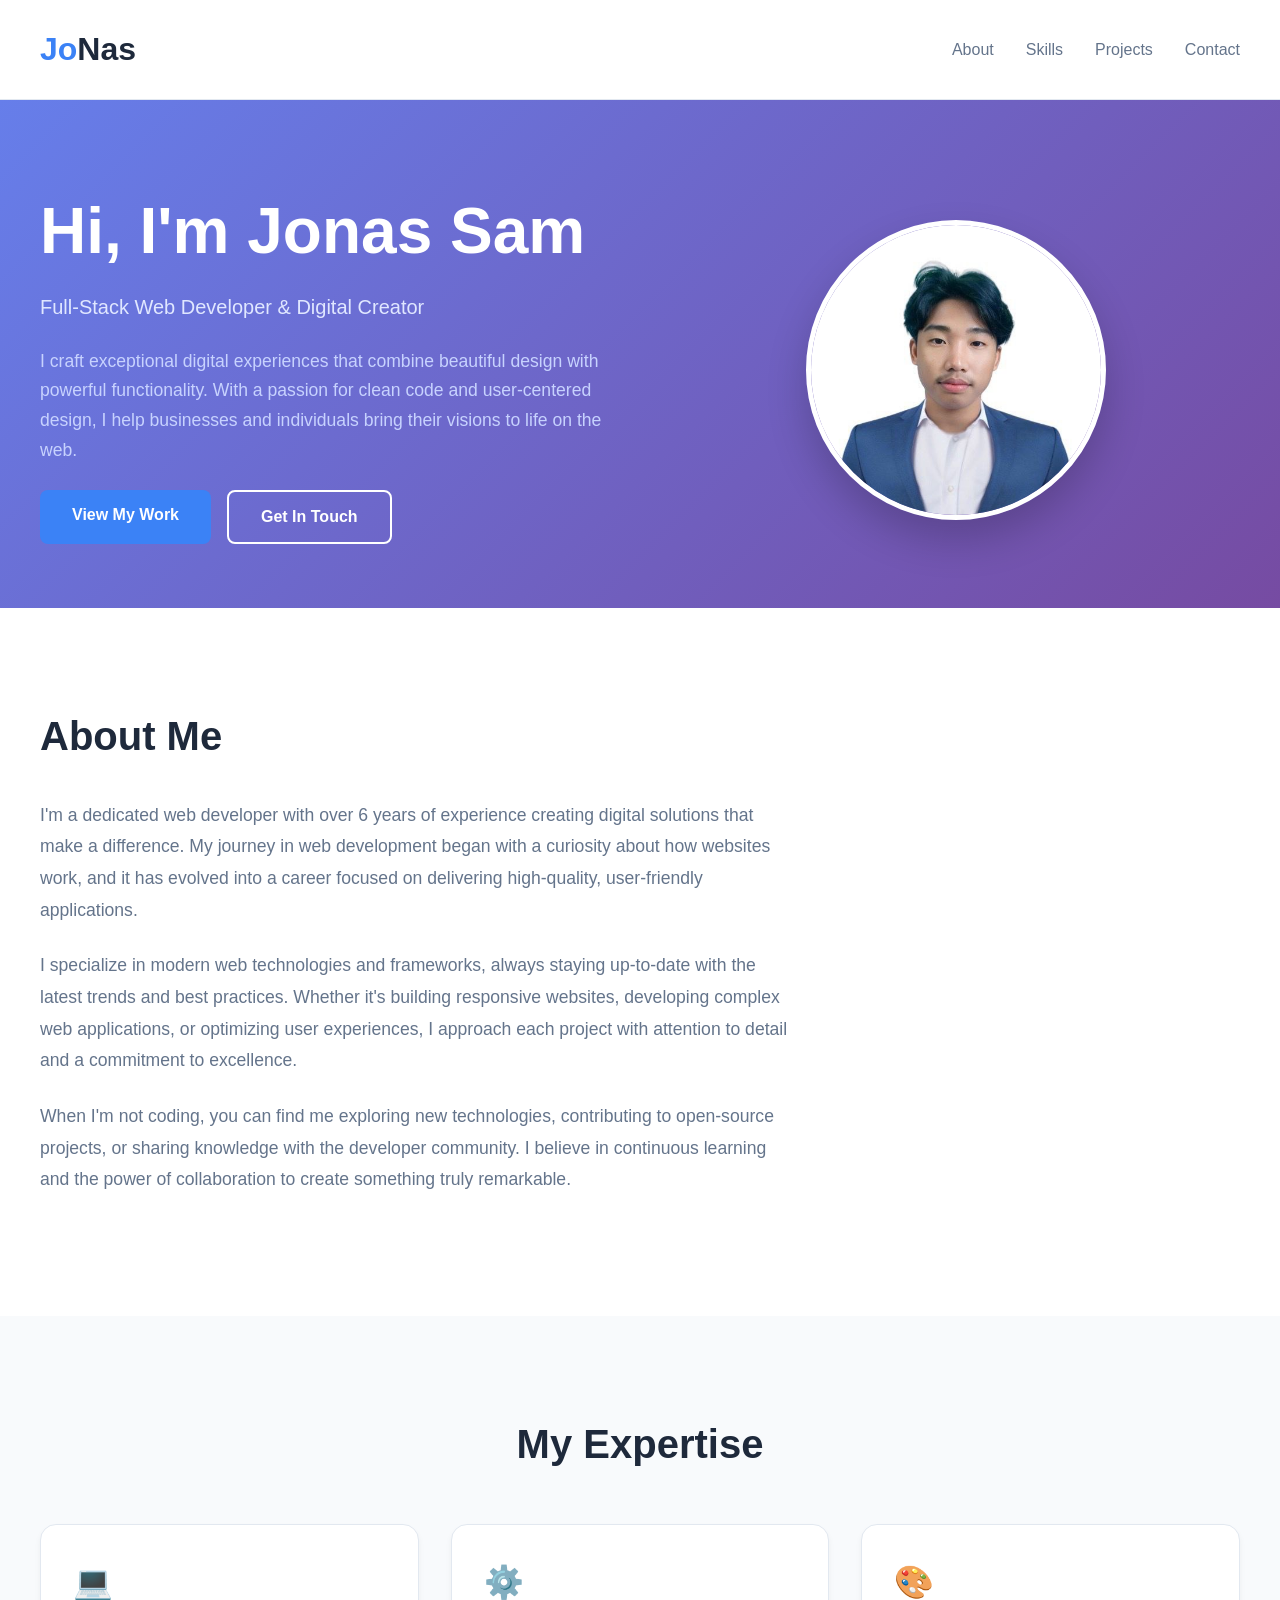
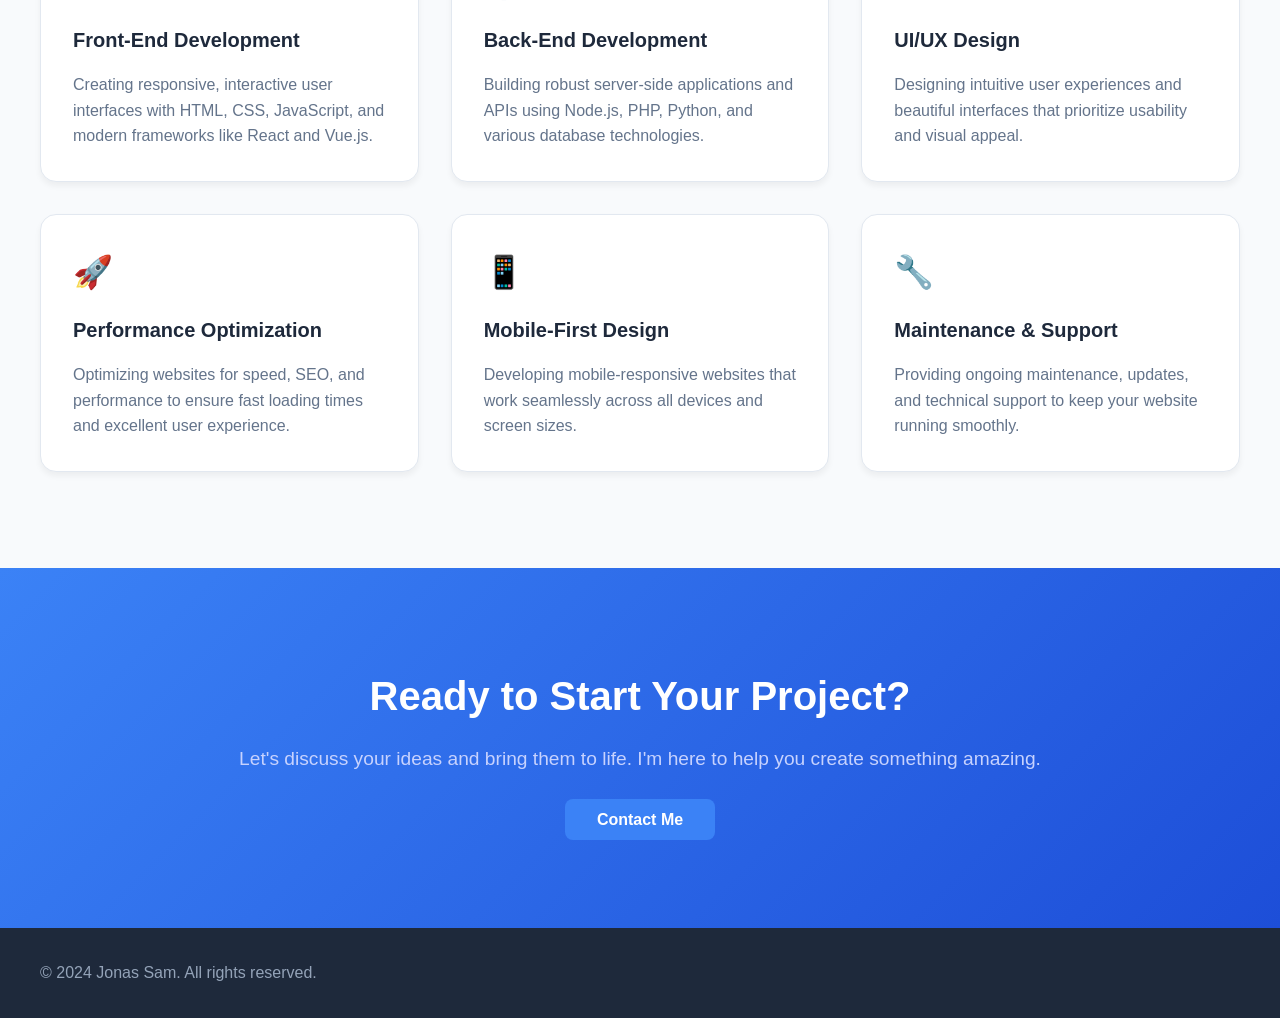
<file: index.html>
﻿<!DOCTYPE html>
<html lang="en">

<head>
    <meta charset="UTF-8">
    <meta name="viewport" content="width=device-width, initial-scale=1.0">
    <title>About | Jonas Sam Portfolio</title>
    <link rel="stylesheet" href="https://cdn.jsdelivr.net/npm/bootstrap-icons@1.11.3/font/bootstrap-icons.min.css">
    <link rel="stylesheet" href="style.css">
    <style>
        body {
            font-family: "Inter", sans-serif;
            background: #f8fafc;
            color: #1e293b;
            line-height: 1.6;
        }

        .page-container {
            min-height: 100vh;
            display: flex;
            flex-direction: column;
        }

        .site-header {
            padding: 1.5rem 1rem;
            background: #ffffff;
            border-bottom: 1px solid #e2e8f0;
            box-shadow: 0 1px 3px rgba(0, 0, 0, 0.1);
        }

        .site-header .header-inner {
            max-width: 1200px;
            margin: 0 auto;
            display: flex;
            justify-content: space-between;
            align-items: center;
        }

        .logo {
            font-size: 2rem;
            font-weight: 700;
            color: #1e293b;
            text-decoration: none;
        }

        .logo-highlight {
            color: #3b82f6;
            border: none;
        }

        .nav {
            display: flex;
            gap: 2rem;
        }

        .nav a {
            color: #64748b;
            text-decoration: none;
            font-weight: 500;
            transition: color 0.2s;
        }

        .nav a:hover {
            color: #3b82f6;
        }

        .hero-section {
            padding: 6rem 1rem 4rem;
            background: linear-gradient(135deg, #667eea 0%, #764ba2 100%);
            color: white;
        }

        .hero-container {
            max-width: 1200px;
            margin: 0 auto;
        }

        .hero-content {
            display: grid;
            grid-template-columns: 1fr 1fr;
            gap: 4rem;
            align-items: center;
        }

        .hero-text {
            display: grid;
            gap: 1.5rem;
        }

        .hero-title {
            font-size: clamp(2.5rem, 5vw, 4rem);
            font-weight: 700;
            margin: 0;
            line-height: 1.1;
        }

        .hero-subtitle {
            font-size: 1.25rem;
            color: #e0e7ff;
            margin: 0;
            font-weight: 300;
        }

        .hero-description {
            font-size: 1.1rem;
            line-height: 1.7;
            margin: 0;
            color: #c7d2fe;
        }

        .hero-cta {
            display: flex;
            gap: 1rem;
            flex-wrap: wrap;
        }

        .btn-primary {
            background: #3b82f6;
            color: white;
            padding: 0.75rem 2rem;
            border-radius: 0.5rem;
            text-decoration: none;
            font-weight: 600;
            transition: background 0.2s;
        }

        .btn-primary:hover {
            background: #2563eb;
        }

        .btn-secondary {
            background: transparent;
            color: white;
            padding: 0.75rem 2rem;
            border: 2px solid white;
            border-radius: 0.5rem;
            text-decoration: none;
            font-weight: 600;
            transition: all 0.2s;
        }

        .btn-secondary:hover {
            background: white;
            color: #667eea;
        }

        .hero-image {
            display: flex;
            justify-content: center;
        }

        .image-container {
            width: 300px;
            height: 300px;
            border-radius: 50%;
            overflow: hidden;
            border: 5px solid white;
            box-shadow: 0 20px 40px rgba(0, 0, 0, 0.2);
        }

        .profile-img {
            width: 100%;
            height: 100%;
            object-fit: cover;
        }

        .about-section {
            padding: 6rem 1rem;
            background: white;
        }

        .container {
            max-width: 1200px;
            margin: 0 auto;
        }

        .about-grid {
            display: grid;
            grid-template-columns: 2fr 1fr;
            gap: 4rem;
            align-items: start;
        }

        .about-content h2 {
            font-size: 2.5rem;
            margin-bottom: 2rem;
            color: #1e293b;
        }

        .about-content p {
            font-size: 1.1rem;
            line-height: 1.8;
            margin-bottom: 1.5rem;
            color: #64748b;
        }

        .expertise-section {
            padding: 6rem 1rem;
            background: #f8fafc;
        }

        .expertise-section h2 {
            text-align: center;
            font-size: 2.5rem;
            margin-bottom: 3rem;
            color: #1e293b;
        }

        .expertise-grid {
            display: grid;
            grid-template-columns: repeat(auto-fit, minmax(300px, 1fr));
            gap: 2rem;
        }

        .expertise-card {
            background: white;
            padding: 2rem;
            border-radius: 1rem;
            box-shadow: 0 4px 6px rgba(0, 0, 0, 0.05);
            border: 1px solid #e2e8f0;
            transition: transform 0.2s, box-shadow 0.2s;
        }

        .expertise-card:hover {
            transform: translateY(-5px);
            box-shadow: 0 10px 20px rgba(0, 0, 0, 0.1);
        }

        .expertise-icon {
            font-size: 2rem;
            margin-bottom: 1rem;
        }

        .expertise-card h3 {
            font-size: 1.25rem;
            margin-bottom: 1rem;
            color: #1e293b;
        }

        .expertise-card p {
            color: #64748b;
            line-height: 1.6;
        }

        .cta-section {
            padding: 6rem 1rem;
            background: linear-gradient(135deg, #3b82f6 0%, #1d4ed8 100%);
            color: white;
            text-align: center;
        }

        .cta-content h2 {
            font-size: 2.5rem;
            margin-bottom: 1rem;
        }

        .cta-content p {
            font-size: 1.2rem;
            margin-bottom: 2rem;
            color: #c7d2fe;
        }

        .footer-section {
            padding: 2rem 1rem;
            background: #1e293b;
            color: #94a3b8;
        }

        .footer-wrapper {
            max-width: 1200px;
            margin: 0 auto;
            text-align: center;
        }

        .footer-copy {
            margin: 0;
        }

        @media (max-width: 768px) {
            .hero-content {
                grid-template-columns: 1fr;
                text-align: center;
                gap: 2rem;
            }

            .about-grid {
                grid-template-columns: 1fr;
                gap: 2rem;
            }

            .hero-cta {
                justify-content: center;
            }

            .stats-grid {
                grid-template-columns: 1fr;
            }
        }
    </style>
</head>

<body>
    <div class="page-container">
        <header class="site-header">
            <div class="header-inner">
                <a href="index.html" class="logo"><span class="logo-highlight">Jo</span>Nas</a>
                <nav class="nav">
                    <a href="index.html">About</a>
                    <a href="skills.html">Skills</a>
                    <a href="projects.html">Projects</a>
                    <a href="contact.html">Contact</a>
                </nav>
            </div>
        </header>

        <main>
            <section class="hero-section">
                <div class="hero-container">
                    <div class="hero-content">
                        <div class="hero-text">
                            <h1 class="hero-title">Hi, I'm Jonas Sam</h1>
                            <p class="hero-subtitle">Full-Stack Web Developer & Digital Creator</p>
                            <p class="hero-description">I craft exceptional digital experiences that combine beautiful design with powerful functionality. With a passion for clean code and user-centered design, I help businesses and individuals bring their visions to life on the web.</p>
                            <div class="hero-cta">
                                <a href="projects.html" class="btn-primary">View My Work</a>
                                <a href="contact.html" class="btn-secondary">Get In Touch</a>
                            </div>
                        </div>
                        <div class="hero-image">
                            <div class="image-container">
                                <img src="jonasSam.jpg" alt="Jonas Sam - Web Developer" class="profile-img">
                            </div>
                        </div>
                    </div>
                </div>
            </section>

            <section class="about-section">
                <div class="container">
                    <div class="about-grid">
                        <div class="about-content">
                            <h2>About Me</h2>
                            <p>I'm a dedicated web developer with over 6 years of experience creating digital solutions that make a difference. My journey in web development began with a curiosity about how websites work, and it has evolved into a career focused on delivering high-quality, user-friendly applications.</p>
                            <p>I specialize in modern web technologies and frameworks, always staying up-to-date with the latest trends and best practices. Whether it's building responsive websites, developing complex web applications, or optimizing user experiences, I approach each project with attention to detail and a commitment to excellence.</p>
                            <p>When I'm not coding, you can find me exploring new technologies, contributing to open-source projects, or sharing knowledge with the developer community. I believe in continuous learning and the power of collaboration to create something truly remarkable.</p>
                        </div>
                    </div>
                </div>
            </section>

            <section class="expertise-section">
                <div class="container">
                    <h2>My Expertise</h2>
                    <div class="expertise-grid">
                        <div class="expertise-card">
                            <div class="expertise-icon">💻</div>
                            <h3>Front-End Development</h3>
                            <p>Creating responsive, interactive user interfaces with HTML, CSS, JavaScript, and modern frameworks like React and Vue.js.</p>
                        </div>
                        <div class="expertise-card">
                            <div class="expertise-icon">⚙️</div>
                            <h3>Back-End Development</h3>
                            <p>Building robust server-side applications and APIs using Node.js, PHP, Python, and various database technologies.</p>
                        </div>
                        <div class="expertise-card">
                            <div class="expertise-icon">🎨</div>
                            <h3>UI/UX Design</h3>
                            <p>Designing intuitive user experiences and beautiful interfaces that prioritize usability and visual appeal.</p>
                        </div>
                        <div class="expertise-card">
                            <div class="expertise-icon">🚀</div>
                            <h3>Performance Optimization</h3>
                            <p>Optimizing websites for speed, SEO, and performance to ensure fast loading times and excellent user experience.</p>
                        </div>
                        <div class="expertise-card">
                            <div class="expertise-icon">📱</div>
                            <h3>Mobile-First Design</h3>
                            <p>Developing mobile-responsive websites that work seamlessly across all devices and screen sizes.</p>
                        </div>
                        <div class="expertise-card">
                            <div class="expertise-icon">🔧</div>
                            <h3>Maintenance & Support</h3>
                            <p>Providing ongoing maintenance, updates, and technical support to keep your website running smoothly.</p>
                        </div>
                    </div>
                </div>
            </section>

            <section class="cta-section">
                <div class="container">
                    <div class="cta-content">
                        <h2>Ready to Start Your Project?</h2>
                        <p>Let's discuss your ideas and bring them to life. I'm here to help you create something amazing.</p>
                        <a href="contact.html" class="btn-primary">Contact Me</a>
                    </div>
                </div>
            </section>
        </main>

        <footer class="footer-section">
            <div class="footer-wrapper">
                <div class="footer-copy">© 2024 Jonas Sam. All rights reserved.</div>
            </div>
        </footer>
    </div>
</body>

</html>
</file>
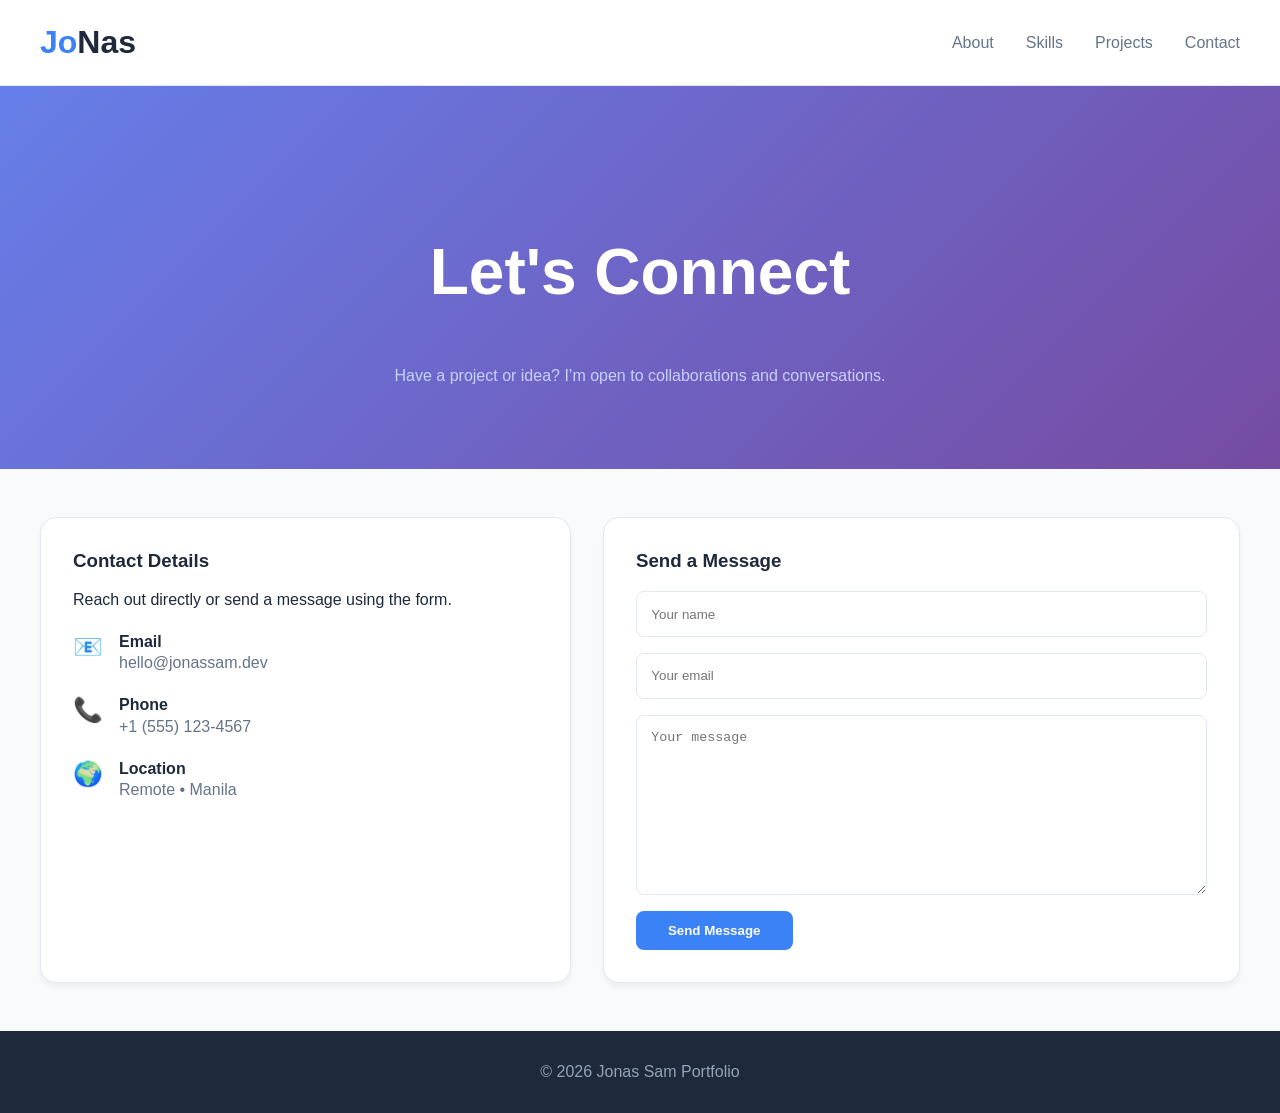
<file: contact.html>
<!DOCTYPE html>
<html lang="en">

<head>
    <meta charset="UTF-8">
    <meta name="viewport" content="width=device-width, initial-scale=1.0">
    <title>Contact | Jonas Sam Portfolio</title>

    <link rel="stylesheet" href="https://cdn.jsdelivr.net/npm/bootstrap-icons@1.11.3/font/bootstrap-icons.min.css">

    <style>
        body {
            font-family: "Inter", sans-serif;
            background: #f8fafc;
            color: #1e293b;
            margin: 0;
        }

        /* HEADER */
        .site-header {
            padding: 1.5rem 1rem;
            background: #ffffff;
            border-bottom: 1px solid #e2e8f0;
            box-shadow: 0 1px 3px rgba(0, 0, 0, 0.1);
        }

        .header-inner {
            max-width: 1200px;
            margin: 0 auto;
            display: flex;
            justify-content: space-between;
            align-items: center;
        }

        .logo {
            font-size: 2rem;
            font-weight: 700;
            color: #1e293b;
            text-decoration: none;
        }

        .logo-highlight {
            color: #3b82f6;
        }

        .nav {
            display: flex;
            gap: 2rem;
        }

        .nav a {
            color: #64748b;
            text-decoration: none;
            font-weight: 500;
        }

        .nav a:hover {
            color: #3b82f6;
        }

        /* HERO */
        .hero-section {
            padding: 6rem 1rem 4rem;
            background: linear-gradient(135deg, #667eea 0%, #764ba2 100%);
            color: white;
            text-align: center;
        }

        .hero-inner {
            max-width: 900px;
            margin: 0 auto;
        }

        .hero-title {
            font-size: clamp(2.5rem, 5vw, 4rem);
            font-weight: 700;
        }

        .hero-copy {
            color: #c7d2fe;
            line-height: 1.7;
            margin-top: 1rem;
        }

        /* CONTACT SECTION */
        .container {
            max-width: 1200px;
            margin: 0 auto;
            padding: 3rem 1rem;
        }

        .contact-grid {
            display: grid;
            gap: 2rem;
        }

        .contact-card,
        .contact-form-card {
            background: white;
            border-radius: 1rem;
            border: 1px solid #e2e8f0;
            padding: 2rem;
            box-shadow: 0 4px 6px rgba(0, 0, 0, 0.05);
            transition: 0.2s;
        }

        .contact-card:hover,
        .contact-form-card:hover {
            transform: translateY(-5px);
            box-shadow: 0 10px 20px rgba(0, 0, 0, 0.1);
        }

        .contact-card h3,
        .contact-form-card h3 {
            margin-top: 0;
        }

        .contact-item {
            display: flex;
            gap: 1rem;
            margin-top: 1.5rem;
        }

        .contact-item span {
            font-size: 1.5rem;
        }

        .contact-item-details h4 {
            margin: 0;
        }

        .contact-item-details p {
            margin: 0.2rem 0 0;
            color: #64748b;
        }

        /* FORM */
        .contact-form {
            display: grid;
            gap: 1rem;
        }

        .contact-form input,
        .contact-form textarea {
            padding: 0.9rem;
            border-radius: 0.5rem;
            border: 1px solid #e2e8f0;
        }

        .contact-form textarea {
            min-height: 150px;
        }

        /* BUTTON (same system) */
        .btn-primary {
            background: #3b82f6;
            color: white;
            padding: 0.75rem 2rem;
            border-radius: 0.5rem;
            border: none;
            font-weight: 600;
            cursor: pointer;
            width: fit-content;
        }

        .btn-primary:hover {
            background: #2563eb;
        }

        /* FOOTER */
        .footer-section {
            padding: 2rem;
            background: #1e293b;
            color: #94a3b8;
            text-align: center;
        }

        /* RESPONSIVE */
        @media (min-width: 992px) {
            .contact-grid {
                grid-template-columns: 1fr 1.2fr;
            }
        }
    </style>
</head>

<body>

    <!-- HEADER -->
    <header class="site-header">
        <div class="header-inner">
            <a href="index.html" class="logo"><span class="logo-highlight">Jo</span>Nas</a>
            <nav class="nav">
                <a href="index.html">About</a>
                <a href="skills.html">Skills</a>
                <a href="projects.html">Projects</a>
                <a href="contact.html">Contact</a>
            </nav>
        </div>
    </header>

    <!-- HERO -->
    <section class="hero-section">
        <div class="hero-inner">
            <h1 class="hero-title">Let's Connect</h1>
            <p class="hero-copy">Have a project or idea? I’m open to collaborations and conversations.</p>
        </div>
    </section>

    <!-- CONTACT -->
    <div class="container">
        <div class="contact-grid">

            <!-- INFO -->
            <div class="contact-card">
                <h3>Contact Details</h3>
                <p>Reach out directly or send a message using the form.</p>

                <div class="contact-item">
                    <span>📧</span>
                    <div class="contact-item-details">
                        <h4>Email</h4>
                        <p>hello@jonassam.dev</p>
                    </div>
                </div>

                <div class="contact-item">
                    <span>📞</span>
                    <div class="contact-item-details">
                        <h4>Phone</h4>
                        <p>+1 (555) 123-4567</p>
                    </div>
                </div>

                <div class="contact-item">
                    <span>🌍</span>
                    <div class="contact-item-details">
                        <h4>Location</h4>
                        <p>Remote • Manila</p>
                    </div>
                </div>
            </div>

            <!-- FORM -->
            <div class="contact-form-card">
                <h3>Send a Message</h3>

                <form class="contact-form">
                    <input type="text" placeholder="Your name">
                    <input type="email" placeholder="Your email">
                    <textarea placeholder="Your message"></textarea>
                    <button class="btn-primary">Send Message</button>
                </form>
            </div>

        </div>
    </div>

    <!-- FOOTER -->
    <footer class="footer-section">
        © 2026 Jonas Sam Portfolio
    </footer>

</body>

</html>
</file>
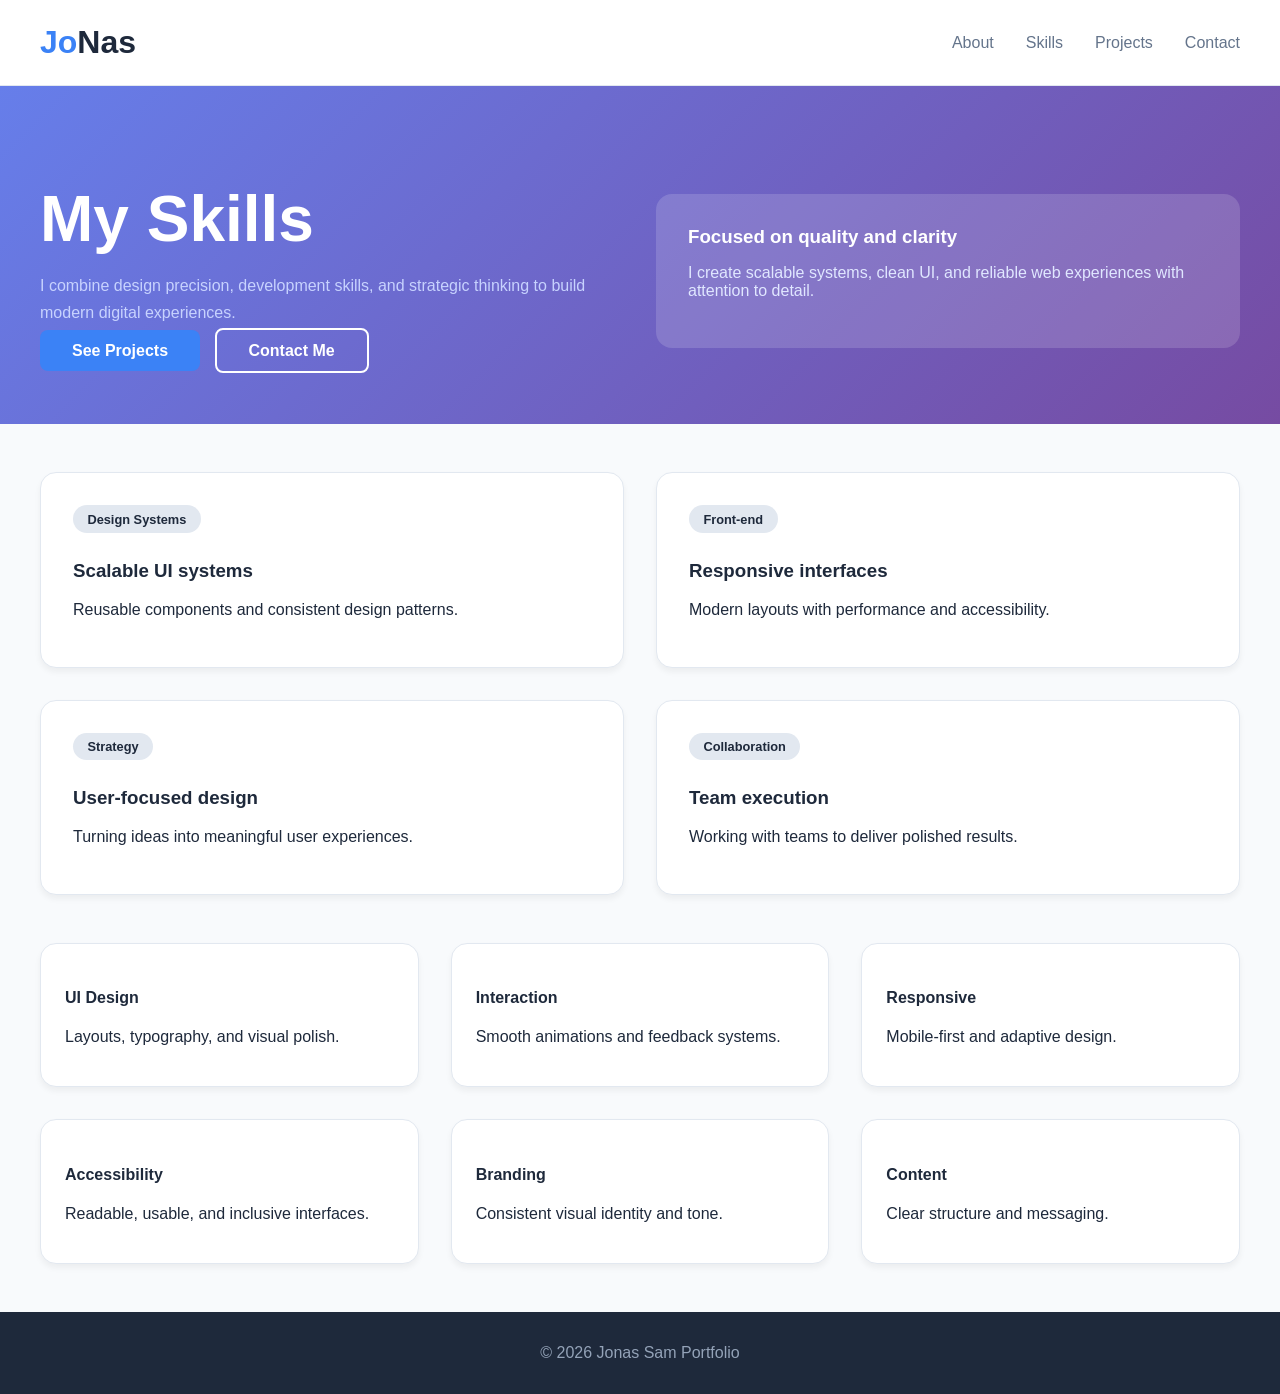
<file: skills.html>
<!DOCTYPE html>
<html lang="en">

<head>
    <meta charset="UTF-8">
    <meta name="viewport" content="width=device-width, initial-scale=1.0">
    <title>Skills | Jonas Sam Portfolio</title>

    <link rel="stylesheet" href="https://cdn.jsdelivr.net/npm/bootstrap-icons@1.11.3/font/bootstrap-icons.min.css">

    <style>
        body {
            font-family: "Inter", sans-serif;
            background: #f8fafc;
            color: #1e293b;
            margin: 0;
        }

        /* HEADER (same as About) */
        .site-header {
            padding: 1.5rem 1rem;
            background: #ffffff;
            border-bottom: 1px solid #e2e8f0;
            box-shadow: 0 1px 3px rgba(0, 0, 0, 0.1);
        }

        .header-inner {
            max-width: 1200px;
            margin: 0 auto;
            display: flex;
            justify-content: space-between;
            align-items: center;
        }

        .logo {
            font-size: 2rem;
            font-weight: 700;
            color: #1e293b;
            text-decoration: none;
        }

        .logo-highlight {
            color: #3b82f6;
        }

        .nav {
            display: flex;
            gap: 2rem;
        }

        .nav a {
            color: #64748b;
            text-decoration: none;
            font-weight: 500;
        }

        .nav a:hover {
            color: #3b82f6;
        }

        /* HERO (match About) */
        .hero-section {
            padding: 6rem 1rem 4rem;
            background: linear-gradient(135deg, #667eea 0%, #764ba2 100%);
            color: white;
        }

        .hero-inner {
            max-width: 1200px;
            margin: 0 auto;
            display: grid;
            gap: 2rem;
        }

        .hero-title {
            font-size: clamp(2.5rem, 5vw, 4rem);
            font-weight: 700;
            margin: 0;
        }

        .hero-copy {
            color: #c7d2fe;
            line-height: 1.7;
        }

        .hero-actions {
            margin-top: 1rem;
        }

        /* BUTTONS */
        .btn-primary {
            background: #3b82f6;
            color: white;
            padding: 0.75rem 2rem;
            border-radius: 0.5rem;
            text-decoration: none;
            font-weight: 600;
            margin-right: 10px;
        }

        .btn-secondary {
            background: transparent;
            color: white;
            border: 2px solid white;
            padding: 0.75rem 2rem;
            border-radius: 0.5rem;
            text-decoration: none;
            font-weight: 600;
        }

        .btn-secondary:hover {
            background: white;
            color: #667eea;
        }

        /* HERO CARD */
        .hero-card {
            background: rgba(255, 255, 255, 0.15);
            border-radius: 1rem;
            padding: 2rem;
        }

        .hero-card h3 {
            margin: 0 0 0.5rem;
        }

        .hero-card p {
            color: #e0e7ff;
        }

        /* MAIN CONTENT */
        .container {
            max-width: 1200px;
            margin: 0 auto;
            padding: 3rem 1rem;
        }

        /* SKILL PANELS */
        .main-skill-grid {
            display: grid;
            gap: 2rem;
        }

        .skill-panel {
            background: white;
            border-radius: 1rem;
            border: 1px solid #e2e8f0;
            padding: 2rem;
            box-shadow: 0 4px 6px rgba(0, 0, 0, 0.05);
            transition: 0.2s;
        }

        .skill-panel:hover {
            transform: translateY(-5px);
            box-shadow: 0 10px 20px rgba(0, 0, 0, 0.1);
        }

        .skill-tag {
            display: inline-block;
            background: #e2e8f0;
            padding: 0.4rem 0.9rem;
            border-radius: 999px;
            font-size: 0.8rem;
            font-weight: 600;
            margin-bottom: 0.5rem;
        }

        /* CATEGORY GRID */
        .skill-category-grid {
            display: grid;
            gap: 2rem;
            margin-top: 3rem;
        }

        .skill-category-card {
            background: white;
            border-radius: 1rem;
            border: 1px solid #e2e8f0;
            padding: 1.5rem;
            box-shadow: 0 4px 6px rgba(0, 0, 0, 0.05);
            transition: 0.2s;
        }

        .skill-category-card:hover {
            transform: translateY(-5px);
            box-shadow: 0 10px 20px rgba(0, 0, 0, 0.1);
        }

        /* FOOTER */
        .footer-section {
            padding: 2rem;
            background: #1e293b;
            color: #94a3b8;
            text-align: center;
        }

        /* RESPONSIVE */
        @media (min-width: 900px) {
            .hero-inner {
                grid-template-columns: 1fr 1fr;
                align-items: center;
            }

            .main-skill-grid {
                grid-template-columns: repeat(2, 1fr);
            }

            .skill-category-grid {
                grid-template-columns: repeat(3, 1fr);
            }
        }
    </style>
</head>

<body>

    <!-- HEADER -->
    <header class="site-header">
        <div class="header-inner">
            <a href="index.html" class="logo"><span class="logo-highlight">Jo</span>Nas</a>
            <nav class="nav">
                <a href="index.html">About</a>
                <a href="skills.html">Skills</a>
                <a href="projects.html">Projects</a>
                <a href="contact.html">Contact</a>
            </nav>
        </div>
    </header>

    <!-- HERO -->
    <section class="hero-section">
        <div class="hero-inner">
            <div>
                <h1 class="hero-title">My Skills</h1>
                <p class="hero-copy">I combine design precision, development skills, and strategic thinking to build
                    modern digital experiences.</p>
                <div class="hero-actions">
                    <a href="projects.html" class="btn-primary">See Projects</a>
                    <a href="contact.html" class="btn-secondary">Contact Me</a>
                </div>
            </div>

            <div class="hero-card">
                <h3>Focused on quality and clarity</h3>
                <p>I create scalable systems, clean UI, and reliable web experiences with attention to detail.</p>
            </div>
        </div>
    </section>

    <!-- CONTENT -->
    <div class="container">

        <div class="main-skill-grid">
            <div class="skill-panel">
                <span class="skill-tag">Design Systems</span>
                <h3>Scalable UI systems</h3>
                <p>Reusable components and consistent design patterns.</p>
            </div>

            <div class="skill-panel">
                <span class="skill-tag">Front-end</span>
                <h3>Responsive interfaces</h3>
                <p>Modern layouts with performance and accessibility.</p>
            </div>

            <div class="skill-panel">
                <span class="skill-tag">Strategy</span>
                <h3>User-focused design</h3>
                <p>Turning ideas into meaningful user experiences.</p>
            </div>

            <div class="skill-panel">
                <span class="skill-tag">Collaboration</span>
                <h3>Team execution</h3>
                <p>Working with teams to deliver polished results.</p>
            </div>
        </div>

        <div class="skill-category-grid">
            <div class="skill-category-card">
                <h4>UI Design</h4>
                <p>Layouts, typography, and visual polish.</p>
            </div>

            <div class="skill-category-card">
                <h4>Interaction</h4>
                <p>Smooth animations and feedback systems.</p>
            </div>

            <div class="skill-category-card">
                <h4>Responsive</h4>
                <p>Mobile-first and adaptive design.</p>
            </div>

            <div class="skill-category-card">
                <h4>Accessibility</h4>
                <p>Readable, usable, and inclusive interfaces.</p>
            </div>

            <div class="skill-category-card">
                <h4>Branding</h4>
                <p>Consistent visual identity and tone.</p>
            </div>

            <div class="skill-category-card">
                <h4>Content</h4>
                <p>Clear structure and messaging.</p>
            </div>
        </div>

    </div>

    <!-- FOOTER -->
    <footer class="footer-section">
        © 2026 Jonas Sam Portfolio
    </footer>

</body>

</html>
</file>
<file: style.css>
* {
    padding: 0;
    margin: 0;
    box-sizing: border-box;
}

body {
    width: 100vw;
}

body::-webkit-scrollbar {
    display: none;
}

.title {
    font-weight: bold;
    color: black;
}

/* underline link inside title */
.title a {
    text-decoration: underline;
    color: inherit;
}

.home-btn {
    margin-top: 1rem;
    /* mt-4 */
    background-color: white;
    padding: 0.5rem 1.5rem;
    /* py-2 px-6 */
    border-radius: 0.25rem;
    color: black;
    font-weight: bold;
    text-decoration: none;
}

@media (min-width: 768px) {
    .headache {
        flex-direction: row;
        align-items: center;
    }

    .home-btn {
        margin-top: 0;
        margin-left: auto;
    }
}

.header {
    padding: 1.5rem 1rem;
    background: #ffffff;
    border-bottom: 1px solid #e5e7eb;
}

.container1 {
    width: 100%;
    max-width: 1280px;
    margin: 0 auto;
}

.header-inner {
    display: flex;
    justify-content: space-between;
    align-items: center;
    gap: 1.5rem;
    flex-wrap: wrap;
}

.logo {
    font-weight: 700;
    font-size: 2rem;
    text-decoration: none;
    color: #111827;
}

.logo-highlight {
    border-bottom: 4px solid #111827;
}

.right-section {
    display: flex;
    align-items: center;
    gap: 1.5rem;
    flex-wrap: wrap;
    justify-content: flex-end;
}

.nav {
    display: flex;
    flex-wrap: wrap;
    gap: 1rem;
    align-items: center;
}

.nav a {
    text-decoration: none;
    color: #111827;
    font-weight: 600;
}

.nav a:hover {
    color: #1f2937;
}

.btn {
    display: inline-flex;
    align-items: center;
    justify-content: center;
    padding: 0.9rem 1.75rem;
    border-radius: 999px;
    text-decoration: none;
    border: 1px solid transparent;
    transition: transform 0.2s ease, background-color 0.2s ease, color 0.2s ease;
}

.btn:hover {
    transform: translateY(-1px);
}

.btn-primary {
    background: #111827;
    color: white;
}

.btn-secondary {
    background: #f8fafc;
    color: #111827;
    border-color: #d1d5db;
}

/* Responsive (lg:flex equivalent) */
@media (min-width: 1024px) {
    .nav {
        display: flex;
    }

    .divider {
        display: block;
    }
}

.profile-section {
    padding: 1rem;
    padding-top: 2.5rem;
    padding-bottom: 2.5rem;
}

.container {
    width: 100%;
    max-width: 1280px;
    margin: 0 auto;
}

.profile-content {
    display: flex;
    flex-direction: column;
    gap: 2.5rem;
    align-items: center;
    text-align: center;
}

.profile-title {
    opacity: 0;
    animation: holdUp 0.8s ease forwards;
    font-size: 1.5rem;
    line-height: 2rem;
}

@keyframes holdUp {
    from {
        opacity: 0;
        transform: translateY(30px);
    }

    to {
        opacity: 1;
        transform: translateY(0);
    }
}

.profile-subtitle {
    display: block;
    color: #9ca3af;
    padding-top: 1rem;
}

.profile-buttons {
    opacity: 0;
    animation: holdUp 0.8s ease forwards;
    animation-delay: 0.2s;
    display: flex;
    flex-direction: column;
    gap: 1rem;
    align-items: center;
}

/* Buttons */
.btn {
    display: inline-block;
    padding: 0.5rem 2rem;
    border-radius: 0.5rem;
    text-decoration: none;
    box-shadow: 0 10px 15px rgba(0, 0, 0, 0.2);
    outline: none;
    border: 1px solid black;
}

/* Primary button */
.btn-primary {
    background: black;
    color: white;
}

/* Secondary button */
.btn-secondary {
    background: white;
    color: black;
}

/* Responsive (md:flex-row equivalent) */
@media (min-width: 768px) {
    .profile-title {
        font-size: 3rem;
        line-height: 1;
    }

    .profile-buttons {
        flex-direction: row;
    }
}

.skills-section {
    padding: 1rem;
    padding-top: 5rem;
    padding-bottom: 5rem;
}

.container2 {
    max-width: 1280px;
    margin: 0 auto;
}

/* Header */
.skills-header {
    display: flex;
    justify-content: space-between;
    align-items: center;
    padding-bottom: 2rem;
    gap: 2rem;
}

.skills-title {
    font-size: 2rem;
}

/* Navigation arrows */
.skills-nav {
    display: flex;
    gap: 1.5rem;
    justify-content: center;
    font-size: 1.5rem;
    padding-top: 2rem;
}

.icon-btn {
    display: flex;
    align-items: center;
    justify-content: center;
    border: 1px solid black;
    border-radius: 50%;
    padding: 1rem;
    text-decoration: none;
    color: black;
    transition: all .5s ease-in-out;
    cursor: pointer;
}

.icon-btn:hover {
    color: white;
    background-color: black;
}

.icon-btn:active {
    scale: 110%;
}

.skills-grid {
    display: flex;
    gap: 1rem;
    min-width: 0;
    overflow-x: hidden;
    width: 100%;
    scrollbar-width: none;
}

.skill-slider {
    display: flex;
    transition: transform 0.5s ease-in-out;
}

.skills-card-batch-1 {
    width: 100%;
    display: flex;
    flex-shrink: 0;
    padding: 0.8rem;
    gap: 0.8rem;
    justify-content: center;
}

/* Card */
.skill-card {
    width: 33%;
    display: flex;
    flex-direction: column;
    gap: 0.5rem;
    text-decoration: none;
    color: black;
    flex-shrink: 0;
}

.skill-card h3 {
    font-size: 1.5rem;
    padding-top: 1rem;
}

/* Image box */
.skill-image-box {
    max-height: 300px;
    overflow: hidden;
    border-radius: 0.75rem;
    box-shadow: 0 10px 15px rgba(0, 0, 0, 0.2);
    position: relative;
}

.skill-image-box img {
    width: 100%;
    display: block;
}

/* Icon on image */
.card-icon {
    position: absolute;
    top: 1rem;
    right: 1rem;
    background: black;
    color: white;
    border-radius: 50%;
    padding: 0.4rem;
}

/* Hide third card on mobile */
.hide-mobile {
    display: none;
}

/* Responsive */
@media (min-width: 768px) {
    .skills-nav {
        display: flex;
    }

    .skills-title {
        font-size: 3rem;
    }

    .skill-image-box {
        max-height: 500px;
    }

    .hide-mobile {
        display: flex;
    }
}

.projects-section {
    padding: 1rem;
    padding-top: 5rem;
    padding-bottom: 5rem;
}

.projects-wrapper {
    width: 100%;
    max-width: 1280px;
    margin: 0 auto;
}

.projects-content {
    display: flex;
    flex-direction: column;
    gap: 2rem;
}

/* Header */
.projects-header {
    display: flex;
    flex-direction: column;
    gap: 1rem;
}

.projects-title {
    font-size: 2rem;
}

/* Filters */
.projects-filters {
    display: flex;
    gap: 1rem;
    font-size: 1rem;
    flex-wrap: wrap;
}

.filter-btn {
    padding: 0.5rem 1rem;
    border: 1px solid black;
    border-radius: 999px;
    text-decoration: none;
    color: black;
    font-size: 18px;
    cursor: pointer;
    transition: 0.2s;
}

.filter-btn:hover {
    background: black;
    color: white;
}

.filter-btn.active {
    background: black;
    color: white;
}

/* Grid */
.projects-grid {
    display: flex;
    gap: 1rem;
}

/* Card */
.project-card {
    width: 100%;
    display: flex;
    flex-direction: column;
    gap: 0.5rem;
    text-decoration: none;
    color: black;
}

.project-image {
    position: relative;
    max-height: 300px;
    overflow: hidden;
    border-radius: 0.75rem;
    box-shadow: 0 10px 15px rgba(0, 0, 0, 0.2);
}

.project-image img {
    width: 100%;
    display: block;
}

/* Icon */
.project-icon {
    position: absolute;
    top: 1rem;
    right: 1rem;
    background: black;
    color: white;
    border-radius: 50%;
    padding: 0.4rem;
}

/* Title + price */
.project-name {
    font-size: 1.5rem;
    display: flex;
    flex-direction: column;
}

.price {
    color: goldenrod;
    font-weight: bold;
}

.color-row {
    display: flex;
    gap: 0.5rem;
}

.color {
    width: 20px;
    height: 20px;
    border-radius: 50%;
    border: 1px solid #ccc;
}

/* colors */
.white {
    background: white;
}

.gray {
    background: #e5e5e5;
}

.brown {
    background: #8b4513;
}

.orange {
    background: #f4a261;
}

.pink {
    background: #db2777;
}

.lime {
    background: #84cc16;
}

/* Load more */
.load-more {
    margin: 0 auto;
    padding: 0.5rem 1rem;
    border: 1px solid black;
    border-radius: 999px;
    text-decoration: none;
    color: black;
    cursor: pointer;
}

.load-more:hover {
    background: black;
    color: white;
}

/* responsive */
@media (min-width: 768px) {
    .projects-header {
        flex-direction: row;
        justify-content: space-between;
        align-items: center;
    }

    .projects-title {
        font-size: 3rem;
    }

    .project-image {
        max-height: 400px;
    }

    .hide-mobile {
        display: flex;
    }
}

.contact-section {
    padding: 5rem 1rem;
}

.contact-section-wrapper {
    width: 100%;
    max-width: 1280px;
    margin: 0 auto;
}

.contact-grid {
    display: grid;
    grid-template-columns: 1fr;
    align-items: center;
}

@media (min-width: 1024px) {
    .contact-grid {
        grid-template-columns: repeat(2, 1fr);
    }
}

.contact-info-container {
    margin-bottom: 2.5rem;
}

@media (min-width: 1024px) {
    .contact-info-container {
        margin-bottom: 0;
    }
}

.contact-info {
    width: 100%;
    height: 100%;
}

.contact-info-real-one {
    position: relative;
    height: 100%;
}

.footer-section {
    padding: 1rem;
    padding-top: 5rem;
    padding-bottom: 2.5rem;
}

.footer-wrapper {
    max-width: 1280px;
    width: 100%;
    margin: 0 auto;

    display: flex;
    justify-content: space-between;
    gap: 2rem;
}

/* social wrapper */
.footer-social {
    display: flex;
    justify-content: center;
}

/* icon group */
.social-group {
    display: inline-flex;
    gap: 0.75rem;
}

/* icons */
.social-icon {
    width: 24px;
    height: 24px;
    color: black;
    transition: 0.3s;
    text-decoration: none;
}

.social-icon:hover {
    color: #3b82f6;
}

/* copyright */
.footer-copy span {
    font-size: 0.875rem;
    font-weight: 500;
    color: #6b7280;
}

/* sr-only (accessibility helper) */
.sr-only {
    position: absolute;
    width: 1px;
    height: 1px;
    padding: 0;
    margin: -1px;
    overflow: hidden;
    clip: rect(0, 0, 0, 0);
    white-space: nowrap;
    border: 0;
}

.image-of-jonas-sam {
    width: 100%;
    height: 100%;
    border-radius: 16px;
    background-blend-mode: multiply;
}

@media (min-width: 1024px) {
    .image-of-jonas-sam {
        border-top-left-radius: 16px;
        border-bottom-left-radius: 16px;

        border-top-right-radius: 0;
        border-bottom-right-radius: 0;
    }
}

.contact-me-at-the-bottom {
    font-family: "Manrope", sans-serif;
    color: black;
    font-size: 2.25rem;
    font-weight: 700;
    line-height: 2.5rem;

    position: absolute;
    top: 2.75rem;
    left: 2.75rem;
}

.info-the-super-real-one {
    position: absolute;
    bottom: 0;
    width: 100%;

    padding: 1.25rem;
}

@media (min-width: 1024px) {
    .info-the-super-real-one {
        padding: 2.75rem;
    }
}

.phone-number {
    display: flex;
    align-items: center;
    margin-bottom: 1.5rem;
}

.phone-number-real-one {
    text-decoration: underline;
    color: black;

    font-size: 1rem;
    font-weight: 400;
    line-height: 1.5rem;

    margin-left: 1.25rem;
}

.email-wrapper {
    display: flex;
    align-items: center;
    margin-bottom: 1.5rem;
}

.email {
    text-decoration: underline;
    color: black;

    font-size: 1rem;
    /* text-base */
    font-weight: 400;
    /* font-normal */
    line-height: 1.5rem;
    /* leading-6 */

    margin-left: 1.25rem;
}

.location {
    display: flex;
    align-items: center;
}

.location-real-one {
    text-decoration: underline;
    color: black;

    font-size: 1rem;
    font-weight: 400;
    line-height: 1.5rem;

    margin-left: 1.25rem;
}

.contact-form-box {
    padding: 1.25rem;
    border-radius: 1rem;
}

@media (min-width: 1024px) {
    .contact-form-box {
        padding: 2.75rem;
        border-top-right-radius: 1rem;
        border-bottom-right-radius: 1rem;
    }
}

/* Title */
.contact-title {
    font-family: "Manrope", sans-serif;
    font-size: 2.25rem;
    font-weight: 600;
    line-height: 2.5rem;
    margin-bottom: 2.75rem;
}

/* Inputs */
.contact-input {
    width: 100%;
    height: 3rem;

    color: #4b5563;
    font-size: 1.125rem;
    font-weight: 400;
    line-height: 1.75rem;

    background: transparent;
    border: 1px solid black;
    outline: none;

    padding: 1rem;
    margin-bottom: 2.5rem;

    box-shadow: 0 1px 2px rgba(0, 0, 0, 0.1);
}

/* Textarea */
.contact-textarea {
    width: 100%;
    max-height: 200px;

    color: #4b5563;
    font-size: 1.125rem;
    font-weight: 400;
    line-height: 1.75rem;

    background: transparent;
    border: 1px solid black;
    outline: none;

    padding: 1rem;
    margin-bottom: 2.5rem;

    box-shadow: 0 1px 2px rgba(0, 0, 0, 0.1);
    resize: none;
}

/* Button */
.contact-button {
    width: 100%;
    height: 3rem;

    background: black;
    color: white;

    font-size: 1rem;
    font-weight: 600;
    line-height: 1.5rem;

    border: none;
    border-radius: 999px;

    cursor: pointer;
    transition: all 0.7s ease;
}

.contact-button:hover {
    opacity: 0.85;
}
</file>
